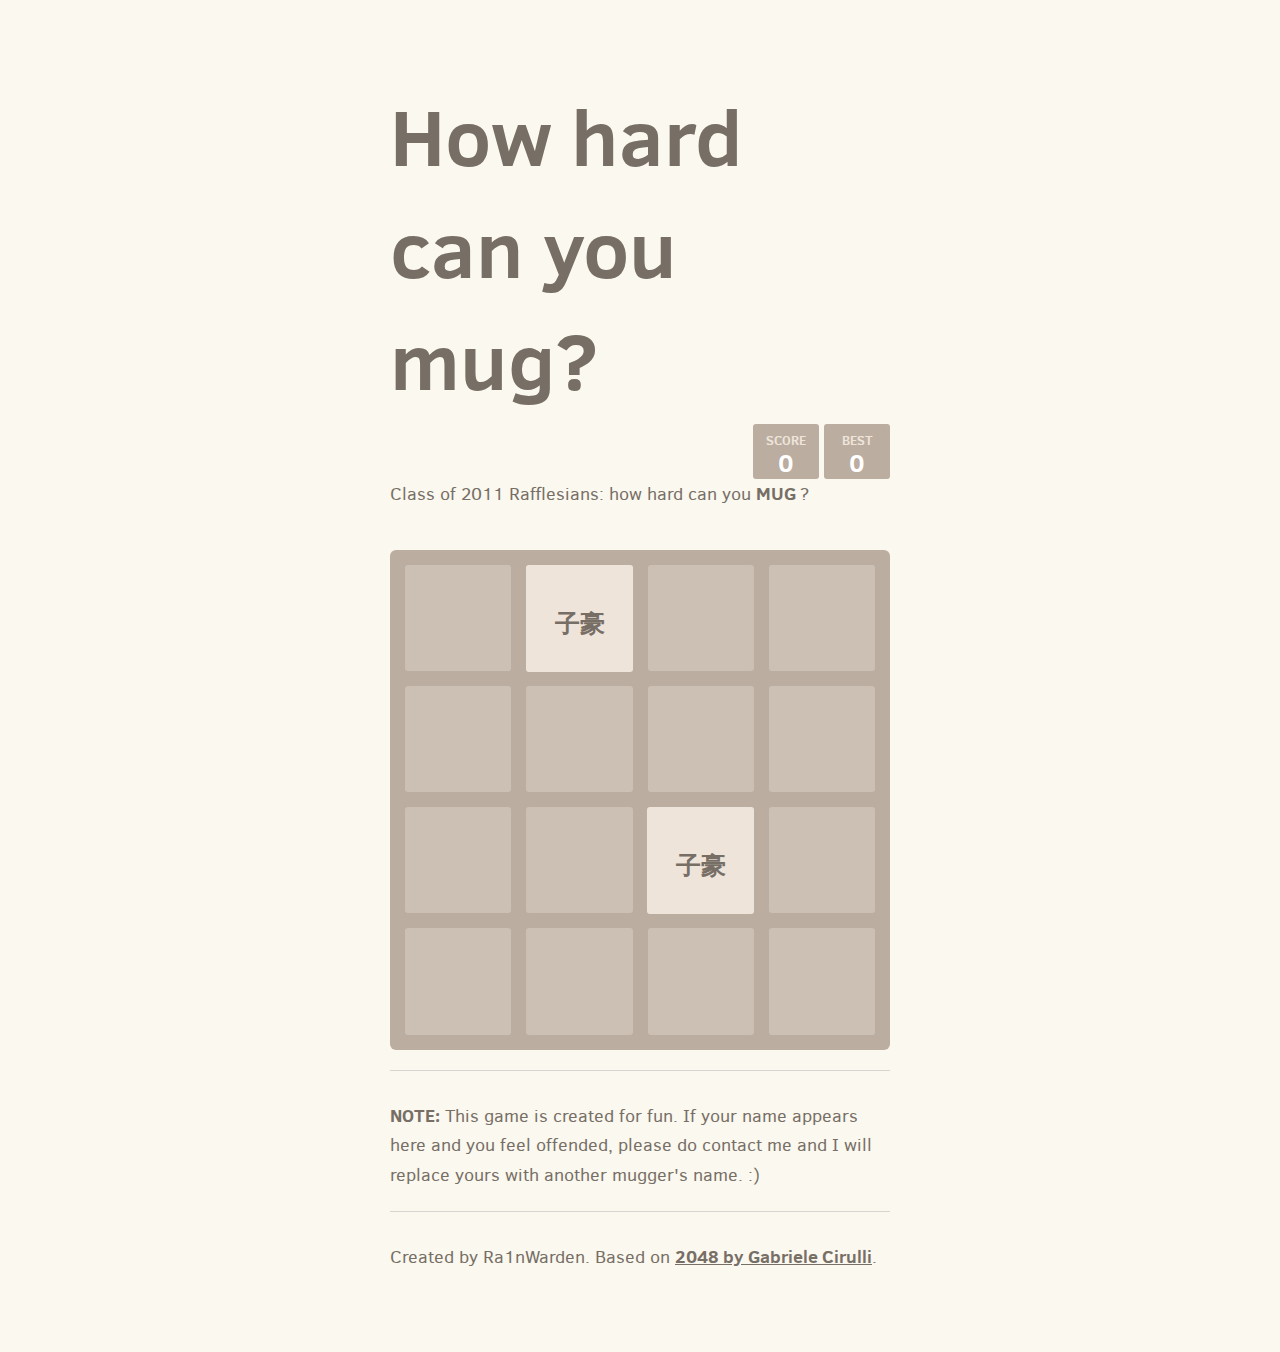
<file: howhardcanyoumug/index.html>
<!DOCTYPE html>
<html>
<head>
  <meta charset="utf-8">
  <title>How hard can you mug?</title>

  <link href="style/main.css" rel="stylesheet" type="text/css">
  <link rel="shortcut icon" href="favicon.ico">
  <link rel="apple-touch-icon" href="meta/apple-touch-icon.png">
  <meta name="apple-mobile-web-app-capable" content="yes">

  <meta name="HandheldFriendly" content="True">
  <meta name="MobileOptimized" content="320">
  <meta name="viewport" content="width=device-width, target-densitydpi=160dpi, initial-scale=1.0, maximum-scale=1, user-scalable=no, minimal-ui">
</head>
<body>
  <div class="container">
    <div class="heading">
      <h1 class="title">How hard can you mug?</h1>
      <div class="scores-container">
        <div class="score-container">0</div>
        <div class="best-container">0</div>
      </div>
    </div>
    <p class="game-intro"> Class of 2011 Rafflesians: how hard can you <strong> MUG </strong> ?</p>

    <div class="game-container">
      <div class="game-message">
        <p></p>
        <div class="lower">
	        <a class="keep-playing-button">Keep going</a>
          <a class="retry-button">Try again</a>
        </div>
      </div>

      <div class="grid-container">
        <div class="grid-row">
          <div class="grid-cell"></div>
          <div class="grid-cell"></div>
          <div class="grid-cell"></div>
          <div class="grid-cell"></div>
        </div>
        <div class="grid-row">
          <div class="grid-cell"></div>
          <div class="grid-cell"></div>
          <div class="grid-cell"></div>
          <div class="grid-cell"></div>
        </div>
        <div class="grid-row">
          <div class="grid-cell"></div>
          <div class="grid-cell"></div>
          <div class="grid-cell"></div>
          <div class="grid-cell"></div>
        </div>
        <div class="grid-row">
          <div class="grid-cell"></div>
          <div class="grid-cell"></div>
          <div class="grid-cell"></div>
          <div class="grid-cell"></div>
        </div>
      </div>

      <div class="tile-container">

      </div>
    </div>

    <hr>
    <p>
    <strong class="important">Note:</strong> This game is created for fun. If your name appears here and you feel offended, please do contact me and I will replace yours with another mugger's name. :)
    </p>
    <hr>
    <p>
    Created by Ra1nWarden. Based on <a href="http://gabrielecirulli.github.io/2048/" target="_blank">2048 by Gabriele Cirulli</a>.
    </p>
  </div>

  <script src="js/animframe_polyfill.js"></script>
  <script src="js/keyboard_input_manager.js"></script>
  <script src="js/html_actuator.js"></script>
  <script src="js/grid.js"></script>
  <script src="js/tile.js"></script>
  <script src="js/local_score_manager.js"></script>
  <script src="js/game_manager.js"></script>
  <script src="js/application.js"></script>
</body>
</html>
</file>
<file: howhardcanyoumug/style/main.css>
@import url(fonts/clear-sans.css);
html, body {
  margin: 0;
  padding: 0;
  background: #faf8ef;
  color: #776e65;
  font-family: "Clear Sans", "Helvetica Neue", Arial, sans-serif;
  font-size: 18px; }

body {
  margin: 80px 0; }

.heading:after {
  content: "";
  display: block;
  clear: both; }

h1.title {
  font-size: 80px;
  font-weight: bold;
  margin: 0;
  display: block;
  float: left; }

@-webkit-keyframes move-up {
  0% {
    top: 25px;
    opacity: 1; }

  100% {
    top: -50px;
    opacity: 0; } }

@-moz-keyframes move-up {
  0% {
    top: 25px;
    opacity: 1; }

  100% {
    top: -50px;
    opacity: 0; } }

@keyframes move-up {
  0% {
    top: 25px;
    opacity: 1; }

  100% {
    top: -50px;
    opacity: 0; } }

.scores-container {
  float: right;
  text-align: right; }

.score-container, .best-container {
  position: relative;
  display: inline-block;
  background: #bbada0;
  padding: 15px 25px;
  font-size: 25px;
  height: 25px;
  line-height: 47px;
  font-weight: bold;
  border-radius: 3px;
  color: white;
  margin-top: 8px;
  text-align: center; }
  .score-container:after, .best-container:after {
    position: absolute;
    width: 100%;
    top: 10px;
    left: 0;
    text-transform: uppercase;
    font-size: 13px;
    line-height: 13px;
    text-align: center;
    color: #eee4da; }
  .score-container .score-addition, .best-container .score-addition {
    position: absolute;
    right: 30px;
    color: red;
    font-size: 25px;
    line-height: 25px;
    font-weight: bold;
    color: rgba(119, 110, 101, 0.9);
    z-index: 100;
    -webkit-animation: move-up 600ms ease-in;
    -moz-animation: move-up 600ms ease-in;
    animation: move-up 600ms ease-in;
    -webkit-animation-fill-mode: both;
    -moz-animation-fill-mode: both;
    animation-fill-mode: both; }

.score-container:after {
  content: "Score"; }

.best-container:after {
  content: "Best"; }

p {
  margin-top: 0;
  margin-bottom: 10px;
  line-height: 1.65; }

a {
  color: #776e65;
  font-weight: bold;
  text-decoration: underline;
  cursor: pointer; }

strong.important {
  text-transform: uppercase; }

hr {
  border: none;
  border-bottom: 1px solid #d8d4d0;
  margin-top: 20px;
  margin-bottom: 30px; }

.container {
  width: 500px;
  margin: 0 auto; }

@-webkit-keyframes fade-in {
  0% {
    opacity: 0; }

  100% {
    opacity: 1; } }

@-moz-keyframes fade-in {
  0% {
    opacity: 0; }

  100% {
    opacity: 1; } }

@keyframes fade-in {
  0% {
    opacity: 0; }

  100% {
    opacity: 1; } }

.game-container {
  margin-top: 40px;
  position: relative;
  padding: 15px;
  cursor: default;
  -webkit-touch-callout: none;
  -webkit-user-select: none;
  -moz-user-select: none;
  background: #bbada0;
  border-radius: 6px;
  width: 500px;
  height: 500px;
  -ms-touch-action: none;
  -webkit-box-sizing: border-box;
  -moz-box-sizing: border-box;
  box-sizing: border-box; }
  .game-container .game-message {
    display: none;
    position: absolute;
    top: 0;
    right: 0;
    bottom: 0;
    left: 0;
    background: rgba(238, 228, 218, 0.5);
    z-index: 100;
    text-align: center;
    -webkit-animation: fade-in 800ms ease 1200ms;
    -moz-animation: fade-in 800ms ease 1200ms;
    animation: fade-in 800ms ease 1200ms;
    -webkit-animation-fill-mode: both;
    -moz-animation-fill-mode: both;
    animation-fill-mode: both; }
    .game-container .game-message p {
      font-size: 60px;
      font-weight: bold;
      height: 60px;
      line-height: 60px;
      margin-top: 222px; }
    .game-container .game-message .lower {
      display: block;
      margin-top: 59px; }
    .game-container .game-message a {
      display: inline-block;
      background: #8f7a66;
      border-radius: 3px;
      padding: 0 20px;
      text-decoration: none;
      color: #f9f6f2;
      height: 40px;
      line-height: 42px;
      margin-left: 9px; }
      .game-container .game-message a.keep-playing-button {
        display: none; }
    .game-container .game-message.game-won {
      background: rgba(237, 194, 46, 0.5);
      color: #f9f6f2; }
      .game-container .game-message.game-won a.keep-playing-button {
        display: inline-block; }
    .game-container .game-message.game-won, .game-container .game-message.game-over {
      display: block; }

.grid-container {
  position: absolute;
  z-index: 1; }

.grid-row {
  margin-bottom: 15px; }
  .grid-row:last-child {
    margin-bottom: 0; }
  .grid-row:after {
    content: "";
    display: block;
    clear: both; }

.grid-cell {
  width: 106.25px;
  height: 106.25px;
  margin-right: 15px;
  float: left;
  border-radius: 3px;
  background: rgba(238, 228, 218, 0.35); }
  .grid-cell:last-child {
    margin-right: 0; }

.tile-container {
  position: absolute;
  z-index: 2; }

.tile, .tile .tile-inner {
  width: 107px;
  height: 107px;
  line-height: 116.25px; }
.tile.tile-position-1-1 {
  -webkit-transform: translate(0px, 0px);
  -moz-transform: translate(0px, 0px);
  transform: translate(0px, 0px); }
.tile.tile-position-1-2 {
  -webkit-transform: translate(0px, 121px);
  -moz-transform: translate(0px, 121px);
  transform: translate(0px, 121px); }
.tile.tile-position-1-3 {
  -webkit-transform: translate(0px, 242px);
  -moz-transform: translate(0px, 242px);
  transform: translate(0px, 242px); }
.tile.tile-position-1-4 {
  -webkit-transform: translate(0px, 363px);
  -moz-transform: translate(0px, 363px);
  transform: translate(0px, 363px); }
.tile.tile-position-2-1 {
  -webkit-transform: translate(121px, 0px);
  -moz-transform: translate(121px, 0px);
  transform: translate(121px, 0px); }
.tile.tile-position-2-2 {
  -webkit-transform: translate(121px, 121px);
  -moz-transform: translate(121px, 121px);
  transform: translate(121px, 121px); }
.tile.tile-position-2-3 {
  -webkit-transform: translate(121px, 242px);
  -moz-transform: translate(121px, 242px);
  transform: translate(121px, 242px); }
.tile.tile-position-2-4 {
  -webkit-transform: translate(121px, 363px);
  -moz-transform: translate(121px, 363px);
  transform: translate(121px, 363px); }
.tile.tile-position-3-1 {
  -webkit-transform: translate(242px, 0px);
  -moz-transform: translate(242px, 0px);
  transform: translate(242px, 0px); }
.tile.tile-position-3-2 {
  -webkit-transform: translate(242px, 121px);
  -moz-transform: translate(242px, 121px);
  transform: translate(242px, 121px); }
.tile.tile-position-3-3 {
  -webkit-transform: translate(242px, 242px);
  -moz-transform: translate(242px, 242px);
  transform: translate(242px, 242px); }
.tile.tile-position-3-4 {
  -webkit-transform: translate(242px, 363px);
  -moz-transform: translate(242px, 363px);
  transform: translate(242px, 363px); }
.tile.tile-position-4-1 {
  -webkit-transform: translate(363px, 0px);
  -moz-transform: translate(363px, 0px);
  transform: translate(363px, 0px); }
.tile.tile-position-4-2 {
  -webkit-transform: translate(363px, 121px);
  -moz-transform: translate(363px, 121px);
  transform: translate(363px, 121px); }
.tile.tile-position-4-3 {
  -webkit-transform: translate(363px, 242px);
  -moz-transform: translate(363px, 242px);
  transform: translate(363px, 242px); }
.tile.tile-position-4-4 {
  -webkit-transform: translate(363px, 363px);
  -moz-transform: translate(363px, 363px);
  transform: translate(363px, 363px); }

.tile {
  position: absolute;
  -webkit-transition: 100ms ease-in-out;
  -moz-transition: 100ms ease-in-out;
  transition: 100ms ease-in-out;
  -webkit-transition-property: -webkit-transform;
  -moz-transition-property: -moz-transform;
  transition-property: transform; }
  .tile .tile-inner {
    border-radius: 3px;
    background: #eee4da;
    text-align: center;
    font-weight: bold;
    z-index: 10;
    font-size: 25px; }
  .tile.tile-2 .tile-inner {
    background: #eee4da;
    box-shadow: 0 0 30px 10px rgba(243, 215, 116, 0), inset 0 0 0 1px rgba(255, 255, 255, 0); }
  .tile.tile-4 .tile-inner {
    background: #ede0c8;
    box-shadow: 0 0 30px 10px rgba(243, 215, 116, 0), inset 0 0 0 1px rgba(255, 255, 255, 0); }
  .tile.tile-8 .tile-inner {
    color: #f9f6f2;
    background: #f2b179; }
  .tile.tile-16 .tile-inner {
    color: #f9f6f2;
    background: #f59563; }
  .tile.tile-32 .tile-inner {
    color: #f9f6f2;
    background: #f67c5f; }
  .tile.tile-64 .tile-inner {
    color: #f9f6f2;
    background: #f65e3b; }
  .tile.tile-128 .tile-inner {
    color: #f9f6f2;
    background: #edcf72;
    box-shadow: 0 0 30px 10px rgba(243, 215, 116, 0.2381), inset 0 0 0 1px rgba(255, 255, 255, 0.14286);
    font-size: 45px; }
    @media screen and (max-width: 520px) {
      .tile.tile-128 .tile-inner {
        font-size: 25px; } }
  .tile.tile-256 .tile-inner {
    color: #f9f6f2;
    background: #edcc61;
    box-shadow: 0 0 30px 10px rgba(243, 215, 116, 0.31746), inset 0 0 0 1px rgba(255, 255, 255, 0.19048);
    font-size: 45px; }
    @media screen and (max-width: 520px) {
      .tile.tile-256 .tile-inner {
        font-size: 25px; } }
  .tile.tile-512 .tile-inner {
    color: #f9f6f2;
    background: #edc850;
    box-shadow: 0 0 30px 10px rgba(243, 215, 116, 0.39683), inset 0 0 0 1px rgba(255, 255, 255, 0.2381);
    font-size: 45px; }
    @media screen and (max-width: 520px) {
      .tile.tile-512 .tile-inner {
        font-size: 25px; } }
  .tile.tile-1024 .tile-inner {
    color: #f9f6f2;
    background: #edc53f;
    box-shadow: 0 0 30px 10px rgba(243, 215, 116, 0.47619), inset 0 0 0 1px rgba(255, 255, 255, 0.28571);
    font-size: 35px; }
    @media screen and (max-width: 520px) {
      .tile.tile-1024 .tile-inner {
        font-size: 15px; } }
  .tile.tile-2048 .tile-inner {
    color: #f9f6f2;
    background: #edc22e;
    box-shadow: 0 0 30px 10px rgba(243, 215, 116, 0.55556), inset 0 0 0 1px rgba(255, 255, 255, 0.33333);
    font-size: 35px; }
    @media screen and (max-width: 520px) {
      .tile.tile-2048 .tile-inner {
        font-size: 15px; } }
  .tile.tile-super .tile-inner {
    color: #f9f6f2;
    background: #3c3a32;
    font-size: 30px; }
    @media screen and (max-width: 520px) {
      .tile.tile-super .tile-inner {
        font-size: 10px; } }

@-webkit-keyframes appear {
  0% {
    opacity: 0;
    -webkit-transform: scale(0);
    -moz-transform: scale(0);
    transform: scale(0); }

  100% {
    opacity: 1;
    -webkit-transform: scale(1);
    -moz-transform: scale(1);
    transform: scale(1); } }

@-moz-keyframes appear {
  0% {
    opacity: 0;
    -webkit-transform: scale(0);
    -moz-transform: scale(0);
    transform: scale(0); }

  100% {
    opacity: 1;
    -webkit-transform: scale(1);
    -moz-transform: scale(1);
    transform: scale(1); } }

@keyframes appear {
  0% {
    opacity: 0;
    -webkit-transform: scale(0);
    -moz-transform: scale(0);
    transform: scale(0); }

  100% {
    opacity: 1;
    -webkit-transform: scale(1);
    -moz-transform: scale(1);
    transform: scale(1); } }

.tile-new .tile-inner {
  -webkit-animation: appear 200ms ease 100ms;
  -moz-animation: appear 200ms ease 100ms;
  animation: appear 200ms ease 100ms;
  -webkit-animation-fill-mode: backwards;
  -moz-animation-fill-mode: backwards;
  animation-fill-mode: backwards; }

@-webkit-keyframes pop {
  0% {
    -webkit-transform: scale(0);
    -moz-transform: scale(0);
    transform: scale(0); }

  50% {
    -webkit-transform: scale(1.2);
    -moz-transform: scale(1.2);
    transform: scale(1.2); }

  100% {
    -webkit-transform: scale(1);
    -moz-transform: scale(1);
    transform: scale(1); } }

@-moz-keyframes pop {
  0% {
    -webkit-transform: scale(0);
    -moz-transform: scale(0);
    transform: scale(0); }

  50% {
    -webkit-transform: scale(1.2);
    -moz-transform: scale(1.2);
    transform: scale(1.2); }

  100% {
    -webkit-transform: scale(1);
    -moz-transform: scale(1);
    transform: scale(1); } }

@keyframes pop {
  0% {
    -webkit-transform: scale(0);
    -moz-transform: scale(0);
    transform: scale(0); }

  50% {
    -webkit-transform: scale(1.2);
    -moz-transform: scale(1.2);
    transform: scale(1.2); }

  100% {
    -webkit-transform: scale(1);
    -moz-transform: scale(1);
    transform: scale(1); } }

.tile-merged .tile-inner {
  z-index: 20;
  -webkit-animation: pop 200ms ease 100ms;
  -moz-animation: pop 200ms ease 100ms;
  animation: pop 200ms ease 100ms;
  -webkit-animation-fill-mode: backwards;
  -moz-animation-fill-mode: backwards;
  animation-fill-mode: backwards; }

.game-intro {
  margin-bottom: 0; }

.game-explanation {
  margin-top: 50px; }

@media screen and (max-width: 520px) {
  html, body {
    font-size: 15px; }

  body {
    margin: 20px 0;
    padding: 0 20px; }

  h1.title {
    font-size: 27px;
    margin-top: 15px; }

  .container {
    width: 280px;
    margin: 0 auto; }

  .score-container, .best-container {
    margin-top: 0;
    padding: 15px 10px;
    min-width: 40px; }

  .heading {
    margin-bottom: 10px; }

  .game-container {
    margin-top: 40px;
    position: relative;
    padding: 10px;
    cursor: default;
    -webkit-touch-callout: none;
    -webkit-user-select: none;
    -moz-user-select: none;
    background: #bbada0;
    border-radius: 6px;
    width: 280px;
    height: 280px;
    -ms-touch-action: none;
    -webkit-box-sizing: border-box;
    -moz-box-sizing: border-box;
    box-sizing: border-box; }
    .game-container .game-message {
      display: none;
      position: absolute;
      top: 0;
      right: 0;
      bottom: 0;
      left: 0;
      background: rgba(238, 228, 218, 0.5);
      z-index: 100;
      text-align: center;
      -webkit-animation: fade-in 800ms ease 1200ms;
      -moz-animation: fade-in 800ms ease 1200ms;
      animation: fade-in 800ms ease 1200ms;
      -webkit-animation-fill-mode: both;
      -moz-animation-fill-mode: both;
      animation-fill-mode: both; }
      .game-container .game-message p {
        font-size: 60px;
        font-weight: bold;
        height: 60px;
        line-height: 60px;
        margin-top: 222px; }
      .game-container .game-message .lower {
        display: block;
        margin-top: 59px; }
      .game-container .game-message a {
        display: inline-block;
        background: #8f7a66;
        border-radius: 3px;
        padding: 0 20px;
        text-decoration: none;
        color: #f9f6f2;
        height: 40px;
        line-height: 42px;
        margin-left: 9px; }
        .game-container .game-message a.keep-playing-button {
          display: none; }
      .game-container .game-message.game-won {
        background: rgba(237, 194, 46, 0.5);
        color: #f9f6f2; }
        .game-container .game-message.game-won a.keep-playing-button {
          display: inline-block; }
      .game-container .game-message.game-won, .game-container .game-message.game-over {
        display: block; }

  .grid-container {
    position: absolute;
    z-index: 1; }

  .grid-row {
    margin-bottom: 10px; }
    .grid-row:last-child {
      margin-bottom: 0; }
    .grid-row:after {
      content: "";
      display: block;
      clear: both; }

  .grid-cell {
    width: 57.5px;
    height: 57.5px;
    margin-right: 10px;
    float: left;
    border-radius: 3px;
    background: rgba(238, 228, 218, 0.35); }
    .grid-cell:last-child {
      margin-right: 0; }

  .tile-container {
    position: absolute;
    z-index: 2; }

  .tile, .tile .tile-inner {
    width: 58px;
    height: 58px;
    line-height: 67.5px; }
  .tile.tile-position-1-1 {
    -webkit-transform: translate(0px, 0px);
    -moz-transform: translate(0px, 0px);
    transform: translate(0px, 0px); }
  .tile.tile-position-1-2 {
    -webkit-transform: translate(0px, 67px);
    -moz-transform: translate(0px, 67px);
    transform: translate(0px, 67px); }
  .tile.tile-position-1-3 {
    -webkit-transform: translate(0px, 135px);
    -moz-transform: translate(0px, 135px);
    transform: translate(0px, 135px); }
  .tile.tile-position-1-4 {
    -webkit-transform: translate(0px, 202px);
    -moz-transform: translate(0px, 202px);
    transform: translate(0px, 202px); }
  .tile.tile-position-2-1 {
    -webkit-transform: translate(67px, 0px);
    -moz-transform: translate(67px, 0px);
    transform: translate(67px, 0px); }
  .tile.tile-position-2-2 {
    -webkit-transform: translate(67px, 67px);
    -moz-transform: translate(67px, 67px);
    transform: translate(67px, 67px); }
  .tile.tile-position-2-3 {
    -webkit-transform: translate(67px, 135px);
    -moz-transform: translate(67px, 135px);
    transform: translate(67px, 135px); }
  .tile.tile-position-2-4 {
    -webkit-transform: translate(67px, 202px);
    -moz-transform: translate(67px, 202px);
    transform: translate(67px, 202px); }
  .tile.tile-position-3-1 {
    -webkit-transform: translate(135px, 0px);
    -moz-transform: translate(135px, 0px);
    transform: translate(135px, 0px); }
  .tile.tile-position-3-2 {
    -webkit-transform: translate(135px, 67px);
    -moz-transform: translate(135px, 67px);
    transform: translate(135px, 67px); }
  .tile.tile-position-3-3 {
    -webkit-transform: translate(135px, 135px);
    -moz-transform: translate(135px, 135px);
    transform: translate(135px, 135px); }
  .tile.tile-position-3-4 {
    -webkit-transform: translate(135px, 202px);
    -moz-transform: translate(135px, 202px);
    transform: translate(135px, 202px); }
  .tile.tile-position-4-1 {
    -webkit-transform: translate(202px, 0px);
    -moz-transform: translate(202px, 0px);
    transform: translate(202px, 0px); }
  .tile.tile-position-4-2 {
    -webkit-transform: translate(202px, 67px);
    -moz-transform: translate(202px, 67px);
    transform: translate(202px, 67px); }
  .tile.tile-position-4-3 {
    -webkit-transform: translate(202px, 135px);
    -moz-transform: translate(202px, 135px);
    transform: translate(202px, 135px); }
  .tile.tile-position-4-4 {
    -webkit-transform: translate(202px, 202px);
    -moz-transform: translate(202px, 202px);
    transform: translate(202px, 202px); }

  .game-container {
    margin-top: 20px; }

  .tile .tile-inner {
    font-size: 17px; }

  .game-message p {
    font-size: 30px !important;
    height: 30px !important;
    line-height: 30px !important;
    margin-top: 90px !important; }
  .game-message .lower {
    margin-top: 30px !important; } }
</file>
